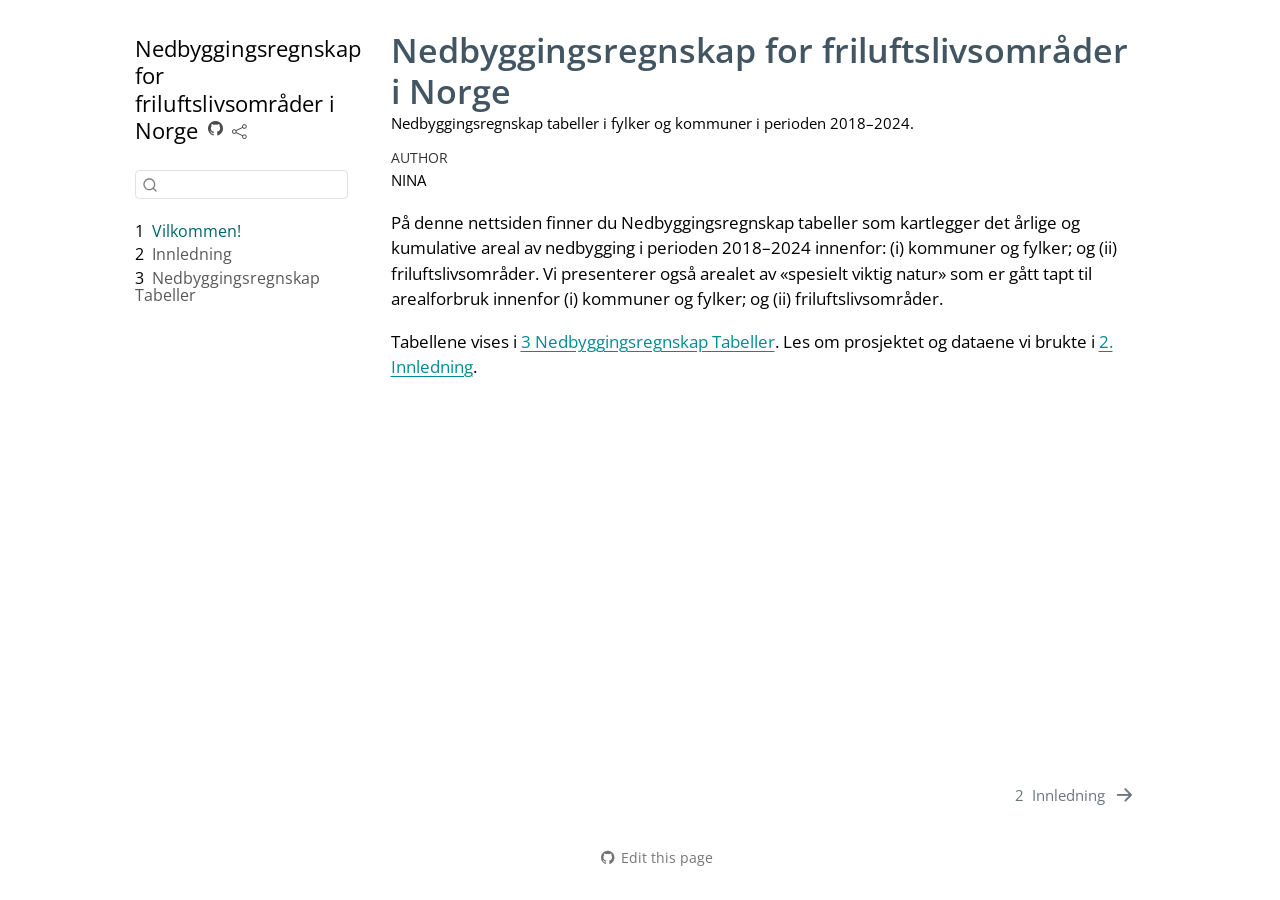
<file: index.html>
<!DOCTYPE html>
<html xmlns="http://www.w3.org/1999/xhtml" lang="en" xml:lang="en"><head>

<meta charset="utf-8">
<meta name="generator" content="quarto-1.9.38">

<meta name="viewport" content="width=device-width, initial-scale=1.0, user-scalable=yes">

<meta name="author" content="NINA">
<meta name="description" content="Nedbyggingsregnskap tabeller i fylker og kommuner i perioden 2018–2024.">

<title>Nedbyggingsregnskap for friluftslivsområder i Norge</title>
<style>
/* Default styles provided by pandoc.
** See https://pandoc.org/MANUAL.html#variables-for-html for config info.
*/
code{white-space: pre-wrap;}
span.smallcaps{font-variant: small-caps;}
div.columns{display: flex; gap: min(4vw, 1.5em);}
div.column{flex: auto; overflow-x: auto;}
div.hanging-indent{margin-left: 1.5em; text-indent: -1.5em;}
ul.task-list{list-style: none;}
ul.task-list li input[type="checkbox"] {
  width: 0.8em;
  margin: 0 0.8em 0.2em -1em; /* quarto-specific, see https://github.com/quarto-dev/quarto-cli/issues/4556 */ 
  vertical-align: middle;
}
</style>


<script src="site_libs/quarto-nav/quarto-nav.js"></script>
<script src="site_libs/quarto-nav/headroom.min.js"></script>
<script src="site_libs/clipboard/clipboard.min.js"></script>
<script src="site_libs/quarto-search/autocomplete.umd.js"></script>
<script src="site_libs/quarto-search/fuse.min.js"></script>
<script src="site_libs/quarto-search/quarto-search.js"></script>
<meta name="quarto:offset" content="./">
<link href="./innledning.html" rel="next">
<script src="site_libs/quarto-html/quarto.js" type="module"></script>
<script src="site_libs/quarto-html/tabsets/tabsets.js" type="module"></script>
<script src="site_libs/quarto-html/popper.min.js"></script>
<script src="site_libs/quarto-html/tippy.umd.min.js"></script>
<script src="site_libs/quarto-html/anchor.min.js"></script>
<link href="site_libs/quarto-html/tippy.css" rel="stylesheet">
<link href="site_libs/quarto-html/quarto-syntax-highlighting-15634bcf2e68342d4ad2dfa704d543f6.css" rel="stylesheet" id="quarto-text-highlighting-styles">
<script src="site_libs/bootstrap/bootstrap.min.js"></script>
<link href="site_libs/bootstrap/bootstrap-icons.css" rel="stylesheet">
<link href="site_libs/bootstrap/bootstrap-9891762aa3ce17119b7752fea70e99c8.min.css" rel="stylesheet" append-hash="true" id="quarto-bootstrap" data-mode="light">
<script id="quarto-search-options" type="application/json">{
  "location": "sidebar",
  "copy-button": false,
  "collapse-after": 3,
  "panel-placement": "start",
  "type": "textbox",
  "limit": 50,
  "keyboard-shortcut": [
    "f",
    "/",
    "s"
  ],
  "show-item-context": false,
  "language": {
    "search-no-results-text": "No results",
    "search-matching-documents-text": "matching documents",
    "search-copy-link-title": "Copy link to search",
    "search-hide-matches-text": "Hide additional matches",
    "search-more-match-text": "more match in this document",
    "search-more-matches-text": "more matches in this document",
    "search-clear-button-title": "Clear",
    "search-text-placeholder": "",
    "search-detached-cancel-button-title": "Cancel",
    "search-submit-button-title": "Submit",
    "search-label": "Search"
  }
}</script>


</head>

<body class="nav-sidebar floating fullcontent quarto-light">

<div id="quarto-search-results"></div>
  <header id="quarto-header" class="headroom fixed-top">
  <nav class="quarto-secondary-nav">
    <div class="container-fluid d-flex">
      <button type="button" class="quarto-btn-toggle btn" data-bs-toggle="collapse" role="button" data-bs-target=".quarto-sidebar-collapse-item" aria-controls="quarto-sidebar" aria-expanded="false" aria-label="Toggle sidebar navigation" onclick="if (window.quartoToggleHeadroom) { window.quartoToggleHeadroom(); }">
        <i class="bi bi-layout-text-sidebar-reverse"></i>
      </button>
        <nav class="quarto-page-breadcrumbs" aria-label="breadcrumb"><ol class="breadcrumb"><li class="breadcrumb-item"><a href="./index.html"><span class="chapter-number">1</span>&nbsp; <span class="chapter-title">Vilkommen!</span></a></li></ol></nav>
        <a class="flex-grow-1" role="navigation" data-bs-toggle="collapse" data-bs-target=".quarto-sidebar-collapse-item" aria-controls="quarto-sidebar" aria-expanded="false" aria-label="Toggle sidebar navigation" onclick="if (window.quartoToggleHeadroom) { window.quartoToggleHeadroom(); }">      
        </a>
      <button type="button" class="btn quarto-search-button" aria-label="Search" onclick="window.quartoOpenSearch();">
        <i class="bi bi-search"></i>
      </button>
    </div>
  </nav>
</header>
<!-- content -->
<div id="quarto-content" class="quarto-container page-columns page-rows-contents page-layout-article">
<!-- sidebar -->
  <nav id="quarto-sidebar" class="sidebar collapse collapse-horizontal quarto-sidebar-collapse-item sidebar-navigation floating overflow-auto">
    <div class="pt-lg-2 mt-2 text-left sidebar-header">
    <div class="sidebar-title mb-0 py-0">
      <a href="./">Nedbyggingsregnskap for friluftslivsområder i Norge</a> 
        <div class="sidebar-tools-main">
    <a href="https://github.com/NINAnor/recereation_encroachment_accounts" title="Source Code" class="quarto-navigation-tool px-1" aria-label="Source Code"><i class="bi bi-github"></i></a>
    <div class="dropdown">
      <a href="" title="Share" id="quarto-navigation-tool-dropdown-0" class="quarto-navigation-tool dropdown-toggle px-1" data-bs-toggle="dropdown" aria-expanded="false" role="link" aria-label="Share"><i class="bi bi-share"></i></a>
      <ul class="dropdown-menu" aria-labelledby="quarto-navigation-tool-dropdown-0">
          <li>
            <a class="dropdown-item sidebar-tools-main-item" href="https://twitter.com/intent/tweet?url=|url|">
              <i class="bi bi-twitter pe-1"></i>
            Twitter
            </a>
          </li>
          <li>
            <a class="dropdown-item sidebar-tools-main-item" href="https://www.facebook.com/sharer/sharer.php?u=|url|">
              <i class="bi bi-facebook pe-1"></i>
            Facebook
            </a>
          </li>
          <li>
            <a class="dropdown-item sidebar-tools-main-item" href="https://www.linkedin.com/sharing/share-offsite/?url=|url|">
              <i class="bi bi-linkedin pe-1"></i>
            LinkedIn
            </a>
          </li>
      </ul>
    </div>
</div>
    </div>
      </div>
        <div class="mt-2 flex-shrink-0 align-items-center">
        <div class="sidebar-search">
        <div id="quarto-search" class="" title="Search"></div>
        </div>
        </div>
    <div class="sidebar-menu-container"> 
    <ul class="list-unstyled mt-1">
        <li class="sidebar-item">
  <div class="sidebar-item-container"> 
  <a href="./index.html" class="sidebar-item-text sidebar-link active">
 <span class="menu-text"><span class="chapter-number">1</span>&nbsp; <span class="chapter-title">Vilkommen!</span></span></a>
  </div>
</li>
        <li class="sidebar-item">
  <div class="sidebar-item-container"> 
  <a href="./innledning.html" class="sidebar-item-text sidebar-link">
 <span class="menu-text"><span class="chapter-number">2</span>&nbsp; <span class="chapter-title">Innledning</span></span></a>
  </div>
</li>
        <li class="sidebar-item">
  <div class="sidebar-item-container"> 
  <a href="./src/code/accounting-tables_display.html" class="sidebar-item-text sidebar-link">
 <span class="menu-text"><span class="chapter-number">3</span>&nbsp; <span class="chapter-title">Nedbyggingsregnskap Tabeller</span></span></a>
  </div>
</li>
    </ul>
    </div>
</nav>
<div id="quarto-sidebar-glass" class="quarto-sidebar-collapse-item" data-bs-toggle="collapse" data-bs-target=".quarto-sidebar-collapse-item"></div>
<!-- margin-sidebar -->
    
<!-- main -->
<main class="content" id="quarto-document-content">

<header id="title-block-header" class="quarto-title-block default">
<div class="quarto-title">
<h1 class="title">Nedbyggingsregnskap for friluftslivsområder i Norge</h1>
</div>

<div>
  <div class="description">
    <p>Nedbyggingsregnskap tabeller i fylker og kommuner i perioden 2018–2024.</p>
  </div>
</div>


<div class="quarto-title-meta">

    <div>
    <div class="quarto-title-meta-heading">Author</div>
    <div class="quarto-title-meta-contents">
             <p>NINA </p>
          </div>
  </div>
    
  
    
  </div>
  


</header>


<p>På denne nettsiden finner du Nedbyggingsregnskap tabeller som kartlegger det årlige og kumulative areal av nedbygging i perioden 2018–2024 innenfor: (i) kommuner og fylker; og (ii) friluftslivsområder. Vi presenterer også arealet av «spesielt viktig natur» som er gått tapt til arealforbruk innenfor (i) kommuner og fylker; og (ii) friluftslivsområder.</p>
<p>Tabellene vises i <a href="./src/code/accounting-tables_display.html">3 Nedbyggingsregnskap Tabeller</a>. Les om prosjektet og dataene vi brukte i <a href="./innledning.html">2. Innledning</a>.</p>



</main> <!-- /main -->
<script id="quarto-html-after-body" type="application/javascript">
  window.document.addEventListener("DOMContentLoaded", function (event) {
    const icon = "";
    const anchorJS = new window.AnchorJS();
    anchorJS.options = {
      placement: 'right',
      icon: icon
    };
    anchorJS.add('.anchored');
    const isCodeAnnotation = (el) => {
      for (const clz of el.classList) {
        if (clz.startsWith('code-annotation-')) {                     
          return true;
        }
      }
      return false;
    }
    const onCopySuccess = function(e) {
      // button target
      const button = e.trigger;
      // don't keep focus
      button.blur();
      // flash "checked"
      button.classList.add('code-copy-button-checked');
      var currentTitle = button.getAttribute("title");
      button.setAttribute("title", "Copied!");
      let tooltip;
      if (window.bootstrap) {
        button.setAttribute("data-bs-toggle", "tooltip");
        button.setAttribute("data-bs-placement", "left");
        button.setAttribute("data-bs-title", "Copied!");
        tooltip = new bootstrap.Tooltip(button, 
          { trigger: "manual", 
            customClass: "code-copy-button-tooltip",
            offset: [0, -8]});
        tooltip.show();    
      }
      setTimeout(function() {
        if (tooltip) {
          tooltip.hide();
          button.removeAttribute("data-bs-title");
          button.removeAttribute("data-bs-toggle");
          button.removeAttribute("data-bs-placement");
        }
        button.setAttribute("title", currentTitle);
        button.classList.remove('code-copy-button-checked');
      }, 1000);
      // clear code selection
      e.clearSelection();
    }
    const getTextToCopy = function(trigger) {
      const outerScaffold = trigger.parentElement.cloneNode(true);
      const codeEl = outerScaffold.querySelector('code');
      for (const childEl of codeEl.children) {
        if (isCodeAnnotation(childEl)) {
          childEl.remove();
        }
      }
      return codeEl.innerText;
    }
    const clipboard = new window.ClipboardJS('.code-copy-button:not([data-in-quarto-modal])', {
      text: getTextToCopy
    });
    clipboard.on('success', onCopySuccess);
    if (window.document.getElementById('quarto-embedded-source-code-modal')) {
      const clipboardModal = new window.ClipboardJS('.code-copy-button[data-in-quarto-modal]', {
        text: getTextToCopy,
        container: window.document.getElementById('quarto-embedded-source-code-modal')
      });
      clipboardModal.on('success', onCopySuccess);
    }
      var localhostRegex = new RegExp(/^(?:http|https):\/\/localhost\:?[0-9]*\//);
      var mailtoRegex = new RegExp(/^mailto:/);
        var filterRegex = new RegExp('/' + window.location.host + '/');
      var isInternal = (href) => {
          return filterRegex.test(href) || localhostRegex.test(href) || mailtoRegex.test(href);
      }
      // Inspect non-navigation links and adorn them if external
     var links = window.document.querySelectorAll('a[href]:not(.nav-link):not(.navbar-brand):not(.toc-action):not(.sidebar-link):not(.sidebar-item-toggle):not(.pagination-link):not(.no-external):not([aria-hidden]):not(.dropdown-item):not(.quarto-navigation-tool):not(.about-link)');
      for (var i=0; i<links.length; i++) {
        const link = links[i];
        if (!isInternal(link.href)) {
          // undo the damage that might have been done by quarto-nav.js in the case of
          // links that we want to consider external
          if (link.dataset.originalHref !== undefined) {
            link.href = link.dataset.originalHref;
          }
        }
      }
    function tippyHover(el, contentFn, onTriggerFn, onUntriggerFn) {
      const config = {
        allowHTML: true,
        maxWidth: 500,
        delay: 100,
        arrow: false,
        appendTo: function(el) {
            return el.parentElement;
        },
        interactive: true,
        interactiveBorder: 10,
        theme: 'quarto',
        placement: 'bottom-start',
      };
      if (contentFn) {
        config.content = contentFn;
      }
      if (onTriggerFn) {
        config.onTrigger = onTriggerFn;
      }
      if (onUntriggerFn) {
        config.onUntrigger = onUntriggerFn;
      }
      window.tippy(el, config); 
    }
    const noterefs = window.document.querySelectorAll('a[role="doc-noteref"]');
    for (var i=0; i<noterefs.length; i++) {
      const ref = noterefs[i];
      tippyHover(ref, function() {
        // use id or data attribute instead here
        let href = ref.getAttribute('data-footnote-href') || ref.getAttribute('href');
        try { href = new URL(href).hash; } catch {}
        const id = href.replace(/^#\/?/, "");
        const note = window.document.getElementById(id);
        if (note) {
          return note.innerHTML;
        } else {
          return "";
        }
      });
    }
    const xrefs = window.document.querySelectorAll('a.quarto-xref');
    const processXRef = (id, note) => {
      // Strip column container classes
      const stripColumnClz = (el) => {
        el.classList.remove("page-full", "page-columns");
        if (el.children) {
          for (const child of el.children) {
            stripColumnClz(child);
          }
        }
      }
      stripColumnClz(note)
      if (id === null || id.startsWith('sec-')) {
        // Special case sections, only their first couple elements
        const container = document.createElement("div");
        if (note.children && note.children.length > 2) {
          container.appendChild(note.children[0].cloneNode(true));
          for (let i = 1; i < note.children.length; i++) {
            const child = note.children[i];
            if (child.tagName === "P" && child.innerText === "") {
              continue;
            } else {
              container.appendChild(child.cloneNode(true));
              break;
            }
          }
          if (window.Quarto?.typesetMath) {
            window.Quarto.typesetMath(container);
          }
          return container.innerHTML
        } else {
          if (window.Quarto?.typesetMath) {
            window.Quarto.typesetMath(note);
          }
          return note.innerHTML;
        }
      } else {
        // Remove any anchor links if they are present
        const anchorLink = note.querySelector('a.anchorjs-link');
        if (anchorLink) {
          anchorLink.remove();
        }
        if (window.Quarto?.typesetMath) {
          window.Quarto.typesetMath(note);
        }
        if (note.classList.contains("callout")) {
          return note.outerHTML;
        } else {
          return note.innerHTML;
        }
      }
    }
    for (var i=0; i<xrefs.length; i++) {
      const xref = xrefs[i];
      tippyHover(xref, undefined, function(instance) {
        instance.disable();
        let url = xref.getAttribute('href');
        let hash = undefined; 
        if (url.startsWith('#')) {
          hash = url;
        } else {
          try { hash = new URL(url).hash; } catch {}
        }
        if (hash) {
          const id = hash.replace(/^#\/?/, "");
          const note = window.document.getElementById(id);
          if (note !== null) {
            try {
              const html = processXRef(id, note.cloneNode(true));
              instance.setContent(html);
            } finally {
              instance.enable();
              instance.show();
            }
          } else {
            // See if we can fetch this
            fetch(url.split('#')[0])
            .then(res => res.text())
            .then(html => {
              const parser = new DOMParser();
              const htmlDoc = parser.parseFromString(html, "text/html");
              const note = htmlDoc.getElementById(id);
              if (note !== null) {
                const html = processXRef(id, note);
                instance.setContent(html);
              } 
            }).finally(() => {
              instance.enable();
              instance.show();
            });
          }
        } else {
          // See if we can fetch a full url (with no hash to target)
          // This is a special case and we should probably do some content thinning / targeting
          fetch(url)
          .then(res => res.text())
          .then(html => {
            const parser = new DOMParser();
            const htmlDoc = parser.parseFromString(html, "text/html");
            const note = htmlDoc.querySelector('main.content');
            if (note !== null) {
              // This should only happen for chapter cross references
              // (since there is no id in the URL)
              // remove the first header
              if (note.children.length > 0 && note.children[0].tagName === "HEADER") {
                note.children[0].remove();
              }
              const html = processXRef(null, note);
              instance.setContent(html);
            } 
          }).finally(() => {
            instance.enable();
            instance.show();
          });
        }
      }, function(instance) {
      });
    }
        let selectedAnnoteEl;
        const selectorForAnnotation = ( cell, annotation) => {
          let cellAttr = 'data-code-cell="' + cell + '"';
          let lineAttr = 'data-code-annotation="' +  annotation + '"';
          const selector = 'span[' + cellAttr + '][' + lineAttr + ']';
          return selector;
        }
        const selectCodeLines = (annoteEl) => {
          const doc = window.document;
          const targetCell = annoteEl.getAttribute("data-target-cell");
          const targetAnnotation = annoteEl.getAttribute("data-target-annotation");
          const annoteSpan = window.document.querySelector(selectorForAnnotation(targetCell, targetAnnotation));
          const lines = annoteSpan.getAttribute("data-code-lines").split(",");
          const lineIds = lines.map((line) => {
            return targetCell + "-" + line;
          })
          let top = null;
          let height = null;
          let parent = null;
          if (lineIds.length > 0) {
              //compute the position of the single el (top and bottom and make a div)
              const el = window.document.getElementById(lineIds[0]);
              top = el.offsetTop;
              height = el.offsetHeight;
              parent = el.parentElement.parentElement;
            if (lineIds.length > 1) {
              const lastEl = window.document.getElementById(lineIds[lineIds.length - 1]);
              const bottom = lastEl.offsetTop + lastEl.offsetHeight;
              height = bottom - top;
            }
            if (top !== null && height !== null && parent !== null) {
              // cook up a div (if necessary) and position it 
              let div = window.document.getElementById("code-annotation-line-highlight");
              if (div === null) {
                div = window.document.createElement("div");
                div.setAttribute("id", "code-annotation-line-highlight");
                div.style.position = 'absolute';
                parent.appendChild(div);
              }
              div.style.top = top - 2 + "px";
              div.style.height = height + 4 + "px";
              div.style.left = 0;
              let gutterDiv = window.document.getElementById("code-annotation-line-highlight-gutter");
              if (gutterDiv === null) {
                gutterDiv = window.document.createElement("div");
                gutterDiv.setAttribute("id", "code-annotation-line-highlight-gutter");
                gutterDiv.style.position = 'absolute';
                const codeCell = window.document.getElementById(targetCell);
                const gutter = codeCell.querySelector('.code-annotation-gutter');
                gutter.appendChild(gutterDiv);
              }
              gutterDiv.style.top = top - 2 + "px";
              gutterDiv.style.height = height + 4 + "px";
            }
            selectedAnnoteEl = annoteEl;
          }
        };
        const unselectCodeLines = () => {
          const elementsIds = ["code-annotation-line-highlight", "code-annotation-line-highlight-gutter"];
          elementsIds.forEach((elId) => {
            const div = window.document.getElementById(elId);
            if (div) {
              div.remove();
            }
          });
          selectedAnnoteEl = undefined;
        };
          // Handle positioning of the toggle
      window.addEventListener(
        "resize",
        throttle(() => {
          elRect = undefined;
          if (selectedAnnoteEl) {
            selectCodeLines(selectedAnnoteEl);
          }
        }, 10)
      );
      function throttle(fn, ms) {
      let throttle = false;
      let timer;
        return (...args) => {
          if(!throttle) { // first call gets through
              fn.apply(this, args);
              throttle = true;
          } else { // all the others get throttled
              if(timer) clearTimeout(timer); // cancel #2
              timer = setTimeout(() => {
                fn.apply(this, args);
                timer = throttle = false;
              }, ms);
          }
        };
      }
        // Attach click handler to the DT
        const annoteDls = window.document.querySelectorAll('dt[data-target-cell]');
        for (const annoteDlNode of annoteDls) {
          annoteDlNode.addEventListener('click', (event) => {
            const clickedEl = event.target;
            if (clickedEl !== selectedAnnoteEl) {
              unselectCodeLines();
              const activeEl = window.document.querySelector('dt[data-target-cell].code-annotation-active');
              if (activeEl) {
                activeEl.classList.remove('code-annotation-active');
              }
              selectCodeLines(clickedEl);
              clickedEl.classList.add('code-annotation-active');
            } else {
              // Unselect the line
              unselectCodeLines();
              clickedEl.classList.remove('code-annotation-active');
            }
          });
        }
    const findCites = (el) => {
      const parentEl = el.parentElement;
      if (parentEl) {
        const cites = parentEl.dataset.cites;
        if (cites) {
          return {
            el,
            cites: cites.split(' ')
          };
        } else {
          return findCites(el.parentElement)
        }
      } else {
        return undefined;
      }
    };
    var bibliorefs = window.document.querySelectorAll('a[role="doc-biblioref"]');
    for (var i=0; i<bibliorefs.length; i++) {
      const ref = bibliorefs[i];
      const citeInfo = findCites(ref);
      if (citeInfo) {
        tippyHover(citeInfo.el, function() {
          var popup = window.document.createElement('div');
          citeInfo.cites.forEach(function(cite) {
            var citeDiv = window.document.createElement('div');
            citeDiv.classList.add('hanging-indent');
            citeDiv.classList.add('csl-entry');
            var biblioDiv = window.document.getElementById('ref-' + cite);
            if (biblioDiv) {
              citeDiv.innerHTML = biblioDiv.innerHTML;
            }
            popup.appendChild(citeDiv);
          });
          return popup.innerHTML;
        });
      }
    }
  });
  </script>
<nav class="page-navigation">
  <div class="nav-page nav-page-previous">
  </div>
  <div class="nav-page nav-page-next">
      <a href="./innledning.html" class="pagination-link" aria-label="Innledning">
        <span class="nav-page-text"><span class="chapter-number">2</span>&nbsp; <span class="chapter-title">Innledning</span></span> <i class="bi bi-arrow-right-short"></i>
      </a>
  </div>
</nav>
</div> <!-- /content -->




<footer class="footer"><div class="nav-footer"><div class="nav-footer-center"><div class="toc-actions"><ul><li><a href="https://github.com/NINAnor/recereation_encroachment_accounts/edit/main/index.qmd" class="toc-action"><i class="bi bi-github"></i>Edit this page</a></li></ul></div></div></div></footer></body></html>
</file>
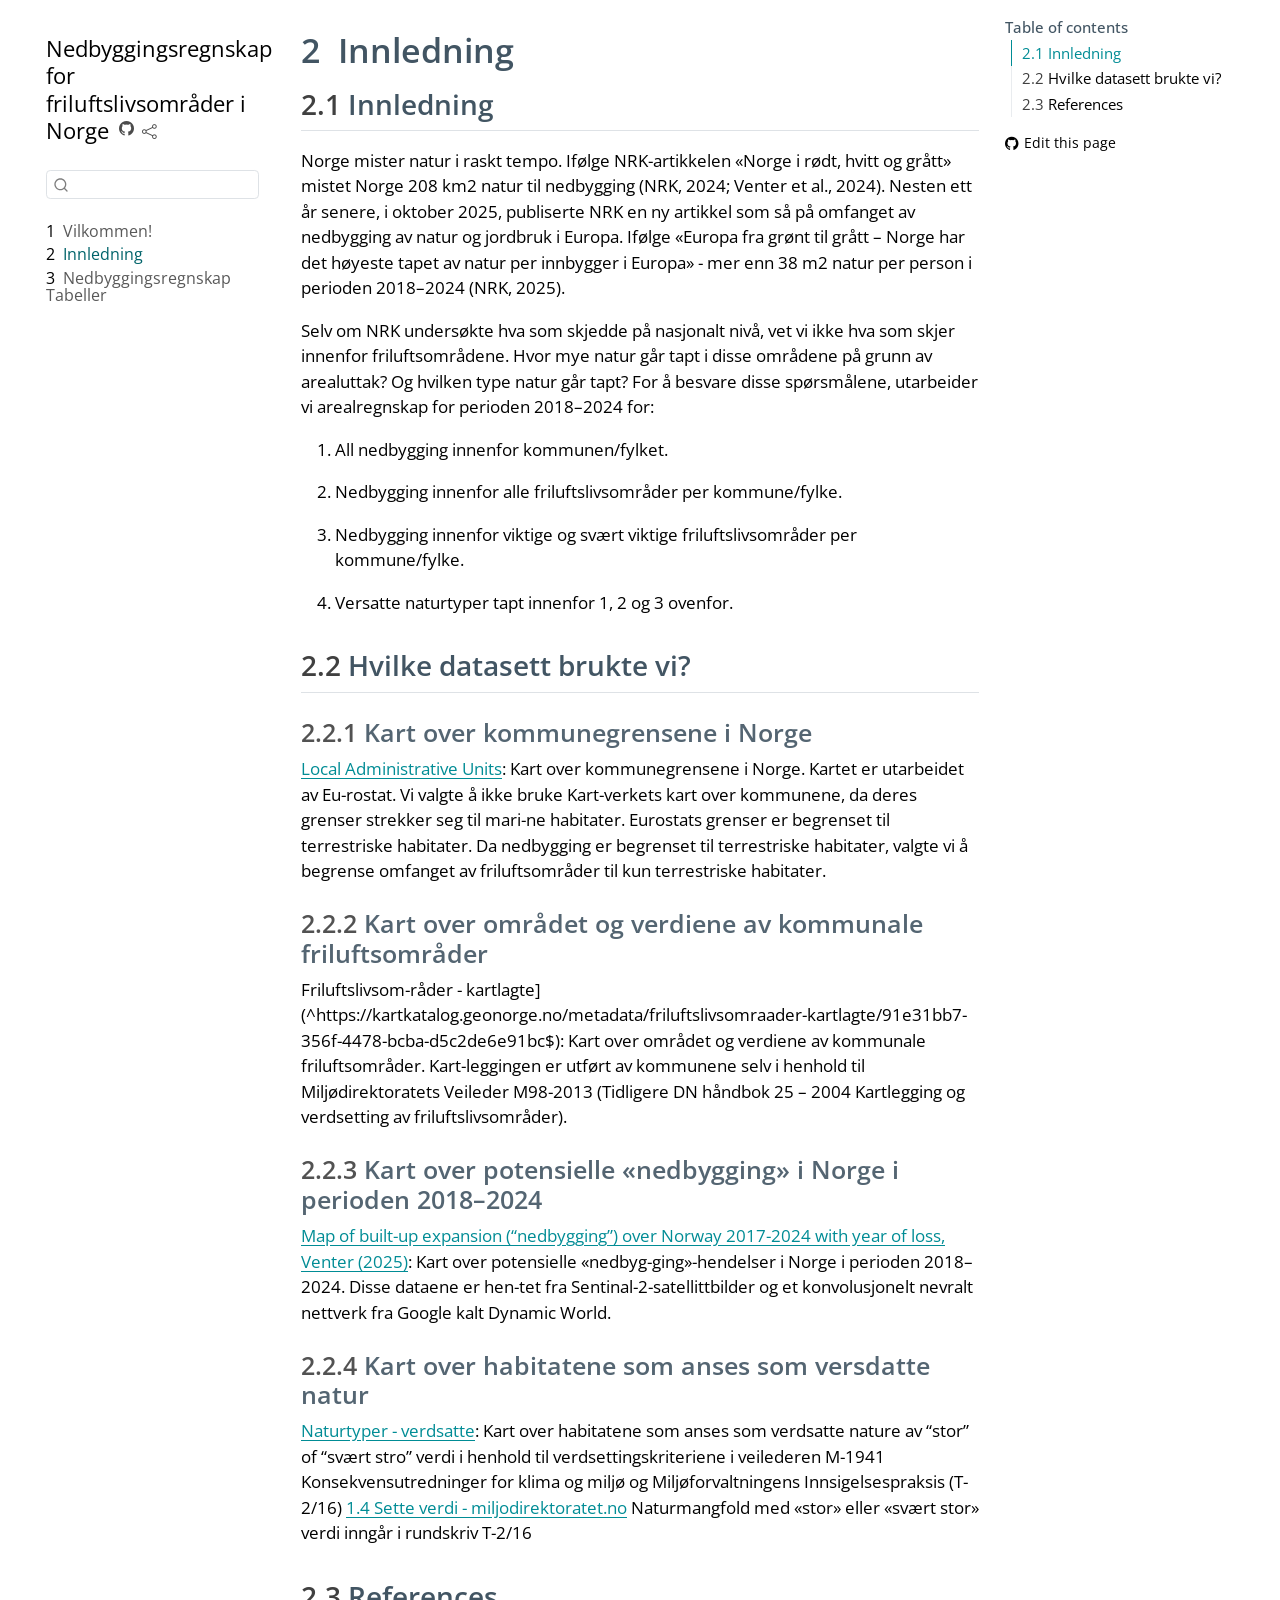
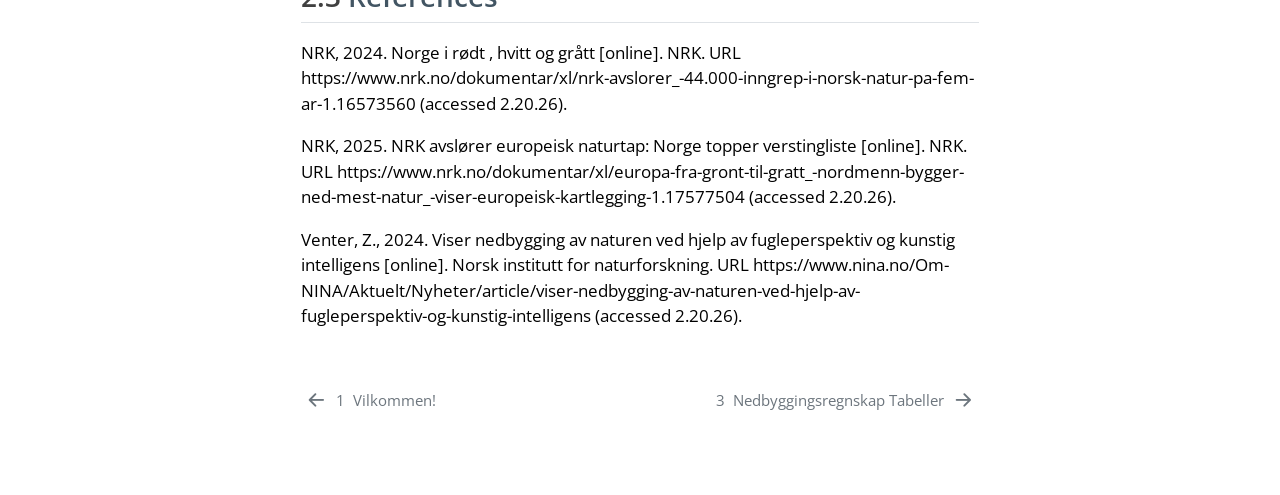
<file: innledning.html>
<!DOCTYPE html>
<html xmlns="http://www.w3.org/1999/xhtml" lang="en" xml:lang="en"><head>

<meta charset="utf-8">
<meta name="generator" content="quarto-1.9.38">

<meta name="viewport" content="width=device-width, initial-scale=1.0, user-scalable=yes">

<meta name="description" content="Nedbyggingsregnskap tabeller i fylker og kommuner i perioden 2018–2024.">

<title>2&nbsp; Innledning – Nedbyggingsregnskap for friluftslivsområder i Norge </title>
<style>
/* Default styles provided by pandoc.
** See https://pandoc.org/MANUAL.html#variables-for-html for config info.
*/
code{white-space: pre-wrap;}
span.smallcaps{font-variant: small-caps;}
div.columns{display: flex; gap: min(4vw, 1.5em);}
div.column{flex: auto; overflow-x: auto;}
div.hanging-indent{margin-left: 1.5em; text-indent: -1.5em;}
ul.task-list{list-style: none;}
ul.task-list li input[type="checkbox"] {
  width: 0.8em;
  margin: 0 0.8em 0.2em -1em; /* quarto-specific, see https://github.com/quarto-dev/quarto-cli/issues/4556 */ 
  vertical-align: middle;
}
</style>


<script src="site_libs/quarto-nav/quarto-nav.js"></script>
<script src="site_libs/quarto-nav/headroom.min.js"></script>
<script src="site_libs/clipboard/clipboard.min.js"></script>
<script src="site_libs/quarto-search/autocomplete.umd.js"></script>
<script src="site_libs/quarto-search/fuse.min.js"></script>
<script src="site_libs/quarto-search/quarto-search.js"></script>
<meta name="quarto:offset" content="./">
<link href="./src/code/accounting-tables_display.html" rel="next">
<link href="./index.html" rel="prev">
<script src="site_libs/quarto-html/quarto.js" type="module"></script>
<script src="site_libs/quarto-html/tabsets/tabsets.js" type="module"></script>
<script src="site_libs/quarto-html/popper.min.js"></script>
<script src="site_libs/quarto-html/tippy.umd.min.js"></script>
<script src="site_libs/quarto-html/anchor.min.js"></script>
<link href="site_libs/quarto-html/tippy.css" rel="stylesheet">
<link href="site_libs/quarto-html/quarto-syntax-highlighting-15634bcf2e68342d4ad2dfa704d543f6.css" rel="stylesheet" id="quarto-text-highlighting-styles">
<script src="site_libs/bootstrap/bootstrap.min.js"></script>
<link href="site_libs/bootstrap/bootstrap-icons.css" rel="stylesheet">
<link href="site_libs/bootstrap/bootstrap-9891762aa3ce17119b7752fea70e99c8.min.css" rel="stylesheet" append-hash="true" id="quarto-bootstrap" data-mode="light">
<script id="quarto-search-options" type="application/json">{
  "location": "sidebar",
  "copy-button": false,
  "collapse-after": 3,
  "panel-placement": "start",
  "type": "textbox",
  "limit": 50,
  "keyboard-shortcut": [
    "f",
    "/",
    "s"
  ],
  "show-item-context": false,
  "language": {
    "search-no-results-text": "No results",
    "search-matching-documents-text": "matching documents",
    "search-copy-link-title": "Copy link to search",
    "search-hide-matches-text": "Hide additional matches",
    "search-more-match-text": "more match in this document",
    "search-more-matches-text": "more matches in this document",
    "search-clear-button-title": "Clear",
    "search-text-placeholder": "",
    "search-detached-cancel-button-title": "Cancel",
    "search-submit-button-title": "Submit",
    "search-label": "Search"
  }
}</script>


</head>

<body class="nav-sidebar floating quarto-light">

<div id="quarto-search-results"></div>
  <header id="quarto-header" class="headroom fixed-top">
  <nav class="quarto-secondary-nav">
    <div class="container-fluid d-flex">
      <button type="button" class="quarto-btn-toggle btn" data-bs-toggle="collapse" role="button" data-bs-target=".quarto-sidebar-collapse-item" aria-controls="quarto-sidebar" aria-expanded="false" aria-label="Toggle sidebar navigation" onclick="if (window.quartoToggleHeadroom) { window.quartoToggleHeadroom(); }">
        <i class="bi bi-layout-text-sidebar-reverse"></i>
      </button>
        <nav class="quarto-page-breadcrumbs" aria-label="breadcrumb"><ol class="breadcrumb"><li class="breadcrumb-item"><a href="./innledning.html"><span class="chapter-number">2</span>&nbsp; <span class="chapter-title">Innledning</span></a></li></ol></nav>
        <a class="flex-grow-1" role="navigation" data-bs-toggle="collapse" data-bs-target=".quarto-sidebar-collapse-item" aria-controls="quarto-sidebar" aria-expanded="false" aria-label="Toggle sidebar navigation" onclick="if (window.quartoToggleHeadroom) { window.quartoToggleHeadroom(); }">      
        </a>
      <button type="button" class="btn quarto-search-button" aria-label="Search" onclick="window.quartoOpenSearch();">
        <i class="bi bi-search"></i>
      </button>
    </div>
  </nav>
</header>
<!-- content -->
<div id="quarto-content" class="quarto-container page-columns page-rows-contents page-layout-article">
<!-- sidebar -->
  <nav id="quarto-sidebar" class="sidebar collapse collapse-horizontal quarto-sidebar-collapse-item sidebar-navigation floating overflow-auto">
    <div class="pt-lg-2 mt-2 text-left sidebar-header">
    <div class="sidebar-title mb-0 py-0">
      <a href="./">Nedbyggingsregnskap for friluftslivsområder i Norge</a> 
        <div class="sidebar-tools-main">
    <a href="https://github.com/NINAnor/recereation_encroachment_accounts" title="Source Code" class="quarto-navigation-tool px-1" aria-label="Source Code"><i class="bi bi-github"></i></a>
    <div class="dropdown">
      <a href="" title="Share" id="quarto-navigation-tool-dropdown-0" class="quarto-navigation-tool dropdown-toggle px-1" data-bs-toggle="dropdown" aria-expanded="false" role="link" aria-label="Share"><i class="bi bi-share"></i></a>
      <ul class="dropdown-menu" aria-labelledby="quarto-navigation-tool-dropdown-0">
          <li>
            <a class="dropdown-item sidebar-tools-main-item" href="https://twitter.com/intent/tweet?url=|url|">
              <i class="bi bi-twitter pe-1"></i>
            Twitter
            </a>
          </li>
          <li>
            <a class="dropdown-item sidebar-tools-main-item" href="https://www.facebook.com/sharer/sharer.php?u=|url|">
              <i class="bi bi-facebook pe-1"></i>
            Facebook
            </a>
          </li>
          <li>
            <a class="dropdown-item sidebar-tools-main-item" href="https://www.linkedin.com/sharing/share-offsite/?url=|url|">
              <i class="bi bi-linkedin pe-1"></i>
            LinkedIn
            </a>
          </li>
      </ul>
    </div>
</div>
    </div>
      </div>
        <div class="mt-2 flex-shrink-0 align-items-center">
        <div class="sidebar-search">
        <div id="quarto-search" class="" title="Search"></div>
        </div>
        </div>
    <div class="sidebar-menu-container"> 
    <ul class="list-unstyled mt-1">
        <li class="sidebar-item">
  <div class="sidebar-item-container"> 
  <a href="./index.html" class="sidebar-item-text sidebar-link">
 <span class="menu-text"><span class="chapter-number">1</span>&nbsp; <span class="chapter-title">Vilkommen!</span></span></a>
  </div>
</li>
        <li class="sidebar-item">
  <div class="sidebar-item-container"> 
  <a href="./innledning.html" class="sidebar-item-text sidebar-link active">
 <span class="menu-text"><span class="chapter-number">2</span>&nbsp; <span class="chapter-title">Innledning</span></span></a>
  </div>
</li>
        <li class="sidebar-item">
  <div class="sidebar-item-container"> 
  <a href="./src/code/accounting-tables_display.html" class="sidebar-item-text sidebar-link">
 <span class="menu-text"><span class="chapter-number">3</span>&nbsp; <span class="chapter-title">Nedbyggingsregnskap Tabeller</span></span></a>
  </div>
</li>
    </ul>
    </div>
</nav>
<div id="quarto-sidebar-glass" class="quarto-sidebar-collapse-item" data-bs-toggle="collapse" data-bs-target=".quarto-sidebar-collapse-item"></div>
<!-- margin-sidebar -->
    <div id="quarto-margin-sidebar" class="sidebar margin-sidebar">
        <nav id="TOC" role="doc-toc" class="toc-active">
    <h2 id="toc-title">Table of contents</h2>
   
  <ul>
  <li><a href="#innledning" id="toc-innledning" class="nav-link active" data-scroll-target="#innledning"><span class="header-section-number">2.1</span> Innledning</a></li>
  <li><a href="#hvilke-datasett-brukte-vi" id="toc-hvilke-datasett-brukte-vi" class="nav-link" data-scroll-target="#hvilke-datasett-brukte-vi"><span class="header-section-number">2.2</span> Hvilke datasett brukte vi?</a>
  <ul class="collapse">
  <li><a href="#kart-over-kommunegrensene-i-norge" id="toc-kart-over-kommunegrensene-i-norge" class="nav-link" data-scroll-target="#kart-over-kommunegrensene-i-norge"><span class="header-section-number">2.2.1</span> Kart over kommunegrensene i Norge</a></li>
  <li><a href="#kart-over-området-og-verdiene-av-kommunale-friluftsområder" id="toc-kart-over-området-og-verdiene-av-kommunale-friluftsområder" class="nav-link" data-scroll-target="#kart-over-området-og-verdiene-av-kommunale-friluftsområder"><span class="header-section-number">2.2.2</span> Kart over området og verdiene av kommunale friluftsområder</a></li>
  <li><a href="#kart-over-potensielle-nedbygging-i-norge-i-perioden-20182024" id="toc-kart-over-potensielle-nedbygging-i-norge-i-perioden-20182024" class="nav-link" data-scroll-target="#kart-over-potensielle-nedbygging-i-norge-i-perioden-20182024"><span class="header-section-number">2.2.3</span> Kart over potensielle «nedbygging» i Norge i perioden 2018–2024</a></li>
  <li><a href="#kart-over-habitatene-som-anses-som-versdatte-natur" id="toc-kart-over-habitatene-som-anses-som-versdatte-natur" class="nav-link" data-scroll-target="#kart-over-habitatene-som-anses-som-versdatte-natur"><span class="header-section-number">2.2.4</span> Kart over habitatene som anses som versdatte natur</a></li>
  </ul></li>
  <li><a href="#references" id="toc-references" class="nav-link" data-scroll-target="#references"><span class="header-section-number">2.3</span> References</a></li>
  </ul>
<div class="toc-actions"><ul><li><a href="https://github.com/NINAnor/recereation_encroachment_accounts/edit/main/innledning.qmd" class="toc-action"><i class="bi bi-github"></i>Edit this page</a></li></ul></div></nav>
    </div>
<!-- main -->
<main class="content" id="quarto-document-content">

<header id="title-block-header" class="quarto-title-block default">
<div class="quarto-title">
<h1 class="title"><span class="chapter-number">2</span>&nbsp; <span class="chapter-title">Innledning</span></h1>
</div>



<div class="quarto-title-meta">

    
  
    
  </div>
  


</header>


<section id="innledning" class="level2" data-number="2.1">
<h2 data-number="2.1" class="anchored" data-anchor-id="innledning"><span class="header-section-number">2.1</span> Innledning</h2>
<p>Norge mister natur i raskt tempo. Ifølge NRK-artikkelen «Norge i rødt, hvitt og grått» mistet Norge 208 km2 natur til nedbygging (NRK, 2024; Venter et al., 2024). Nesten ett år senere, i oktober 2025, publiserte NRK en ny artikkel som så på omfanget av nedbygging av natur og jordbruk i Europa. Ifølge «Europa fra grønt til grått – Norge har det høyeste tapet av natur per innbygger i Europa» - mer enn 38 m2 natur per person i perioden 2018–2024 (NRK, 2025).</p>
<p>Selv om NRK undersøkte hva som skjedde på nasjonalt nivå, vet vi ikke hva som skjer innenfor friluftsområdene. Hvor mye natur går tapt i disse områdene på grunn av arealuttak? Og hvilken type natur går tapt? For å besvare disse spørsmålene, utarbeider vi arealregnskap for perioden 2018–2024 for:</p>
<ol type="1">
<li><p>All nedbygging innenfor kommunen/fylket.</p></li>
<li><p>Nedbygging innenfor alle friluftslivsområder per kommune/fylke.</p></li>
<li><p>Nedbygging innenfor viktige og svært viktige friluftslivsområder per kommune/fylke.</p></li>
<li><p>Versatte naturtyper tapt innenfor 1, 2 og 3 ovenfor.</p></li>
</ol>
</section>
<section id="hvilke-datasett-brukte-vi" class="level2" data-number="2.2">
<h2 data-number="2.2" class="anchored" data-anchor-id="hvilke-datasett-brukte-vi"><span class="header-section-number">2.2</span> Hvilke datasett brukte vi?</h2>
<section id="kart-over-kommunegrensene-i-norge" class="level3" data-number="2.2.1">
<h3 data-number="2.2.1" class="anchored" data-anchor-id="kart-over-kommunegrensene-i-norge"><span class="header-section-number">2.2.1</span> Kart over kommunegrensene i Norge</h3>
<p><a href="^https://ec.europa.eu/eurostat/web/gisco/geodata/statistical-units/local-administrative-units$">Local Administrative Units</a>: Kart over kommunegrensene i Norge. Kartet er utarbeidet av Eu-rostat. Vi valgte å ikke bruke Kart-verkets kart over kommunene, da deres grenser strekker seg til mari-ne habitater. Eurostats grenser er begrenset til terrestriske habitater. Da nedbygging er begrenset til terrestriske habitater, valgte vi å begrense omfanget av friluftsområder til kun terrestriske habitater.</p>
</section>
<section id="kart-over-området-og-verdiene-av-kommunale-friluftsområder" class="level3" data-number="2.2.2">
<h3 data-number="2.2.2" class="anchored" data-anchor-id="kart-over-området-og-verdiene-av-kommunale-friluftsområder"><span class="header-section-number">2.2.2</span> Kart over området og verdiene av kommunale friluftsområder</h3>
<p>Friluftslivsom-råder - kartlagte](^https://kartkatalog.geonorge.no/metadata/friluftslivsomraader-kartlagte/91e31bb7-356f-4478-bcba-d5c2de6e91bc$): Kart over området og verdiene av kommunale friluftsområder. Kart-leggingen er utført av kommunene selv i henhold til Miljødirektoratets Veileder M98-2013 (Tidligere DN håndbok 25 – 2004 Kartlegging og verdsetting av friluftslivsområder).</p>
</section>
<section id="kart-over-potensielle-nedbygging-i-norge-i-perioden-20182024" class="level3" data-number="2.2.3">
<h3 data-number="2.2.3" class="anchored" data-anchor-id="kart-over-potensielle-nedbygging-i-norge-i-perioden-20182024"><span class="header-section-number">2.2.3</span> Kart over potensielle «nedbygging» i Norge i perioden 2018–2024</h3>
<p><a href="^https://zenodo.org/records/15130992$">Map of built-up expansion (“nedbygging”) over Norway 2017-2024 with year of loss, Venter (2025)</a>: Kart over potensielle «nedbyg-ging»-hendelser i Norge i perioden 2018–2024. Disse dataene er hen-tet fra Sentinal-2-satellittbilder og et konvolusjonelt nevralt nettverk fra Google kalt Dynamic World.</p>
</section>
<section id="kart-over-habitatene-som-anses-som-versdatte-natur" class="level3" data-number="2.2.4">
<h3 data-number="2.2.4" class="anchored" data-anchor-id="kart-over-habitatene-som-anses-som-versdatte-natur"><span class="header-section-number">2.2.4</span> Kart over habitatene som anses som versdatte natur</h3>
<p><a href="^https://kartkatalog.geonorge.no/metadata/naturtyper-verdsatte/64cbb884-a19d-4356-a114-380cfe4a7314$">Naturtyper - verdsatte</a>: Kart over habitatene som anses som verdsatte nature av “stor” of “svært stro” verdi i henhold til verdsettingskriteriene i veilederen M-1941 Konsekvensutredninger for klima og miljø og Miljøforvaltningens Innsigelsespraksis (T-2/16) <a href="https://www.miljodirektoratet.no/ansvarsomrader/overvaking-arealplanlegging/arealplanlegging/konsekvensutredninger/metode-for-utredning/naturmangfold/1.4-sett-verdi">1.4 Sette verdi - miljodirektoratet.no</a> Naturmangfold med «stor» eller «svært stor» verdi inngår i rundskriv T-2/16</p>
</section>
</section>
<section id="references" class="level2" data-number="2.3">
<h2 data-number="2.3" class="anchored" data-anchor-id="references"><span class="header-section-number">2.3</span> References</h2>
<p>NRK, 2024. Norge i rødt , hvitt og grått [online]. NRK. URL https://www.nrk.no/dokumentar/xl/nrk-avslorer_-44.000-inngrep-i-norsk-natur-pa-fem-ar-1.16573560 (accessed 2.20.26).</p>
<p>NRK, 2025. NRK avslører europeisk naturtap: Norge topper verstingliste [online]. NRK. URL https://www.nrk.no/dokumentar/xl/europa-fra-gront-til-gratt_-nordmenn-bygger-ned-mest-natur_-viser-europeisk-kartlegging-1.17577504 (accessed 2.20.26).</p>
<p>Venter, Z., 2024. Viser nedbygging av naturen ved hjelp av fugleperspektiv og kunstig intelligens [online]. Norsk institutt for naturforskning. URL https://www.nina.no/Om-NINA/Aktuelt/Nyheter/article/viser-nedbygging-av-naturen-ved-hjelp-av-fugleperspektiv-og-kunstig-intelligens (accessed 2.20.26).</p>


</section>

</main> <!-- /main -->
<script id="quarto-html-after-body" type="application/javascript">
  window.document.addEventListener("DOMContentLoaded", function (event) {
    const icon = "";
    const anchorJS = new window.AnchorJS();
    anchorJS.options = {
      placement: 'right',
      icon: icon
    };
    anchorJS.add('.anchored');
    const isCodeAnnotation = (el) => {
      for (const clz of el.classList) {
        if (clz.startsWith('code-annotation-')) {                     
          return true;
        }
      }
      return false;
    }
    const onCopySuccess = function(e) {
      // button target
      const button = e.trigger;
      // don't keep focus
      button.blur();
      // flash "checked"
      button.classList.add('code-copy-button-checked');
      var currentTitle = button.getAttribute("title");
      button.setAttribute("title", "Copied!");
      let tooltip;
      if (window.bootstrap) {
        button.setAttribute("data-bs-toggle", "tooltip");
        button.setAttribute("data-bs-placement", "left");
        button.setAttribute("data-bs-title", "Copied!");
        tooltip = new bootstrap.Tooltip(button, 
          { trigger: "manual", 
            customClass: "code-copy-button-tooltip",
            offset: [0, -8]});
        tooltip.show();    
      }
      setTimeout(function() {
        if (tooltip) {
          tooltip.hide();
          button.removeAttribute("data-bs-title");
          button.removeAttribute("data-bs-toggle");
          button.removeAttribute("data-bs-placement");
        }
        button.setAttribute("title", currentTitle);
        button.classList.remove('code-copy-button-checked');
      }, 1000);
      // clear code selection
      e.clearSelection();
    }
    const getTextToCopy = function(trigger) {
      const outerScaffold = trigger.parentElement.cloneNode(true);
      const codeEl = outerScaffold.querySelector('code');
      for (const childEl of codeEl.children) {
        if (isCodeAnnotation(childEl)) {
          childEl.remove();
        }
      }
      return codeEl.innerText;
    }
    const clipboard = new window.ClipboardJS('.code-copy-button:not([data-in-quarto-modal])', {
      text: getTextToCopy
    });
    clipboard.on('success', onCopySuccess);
    if (window.document.getElementById('quarto-embedded-source-code-modal')) {
      const clipboardModal = new window.ClipboardJS('.code-copy-button[data-in-quarto-modal]', {
        text: getTextToCopy,
        container: window.document.getElementById('quarto-embedded-source-code-modal')
      });
      clipboardModal.on('success', onCopySuccess);
    }
      var localhostRegex = new RegExp(/^(?:http|https):\/\/localhost\:?[0-9]*\//);
      var mailtoRegex = new RegExp(/^mailto:/);
        var filterRegex = new RegExp('/' + window.location.host + '/');
      var isInternal = (href) => {
          return filterRegex.test(href) || localhostRegex.test(href) || mailtoRegex.test(href);
      }
      // Inspect non-navigation links and adorn them if external
     var links = window.document.querySelectorAll('a[href]:not(.nav-link):not(.navbar-brand):not(.toc-action):not(.sidebar-link):not(.sidebar-item-toggle):not(.pagination-link):not(.no-external):not([aria-hidden]):not(.dropdown-item):not(.quarto-navigation-tool):not(.about-link)');
      for (var i=0; i<links.length; i++) {
        const link = links[i];
        if (!isInternal(link.href)) {
          // undo the damage that might have been done by quarto-nav.js in the case of
          // links that we want to consider external
          if (link.dataset.originalHref !== undefined) {
            link.href = link.dataset.originalHref;
          }
        }
      }
    function tippyHover(el, contentFn, onTriggerFn, onUntriggerFn) {
      const config = {
        allowHTML: true,
        maxWidth: 500,
        delay: 100,
        arrow: false,
        appendTo: function(el) {
            return el.parentElement;
        },
        interactive: true,
        interactiveBorder: 10,
        theme: 'quarto',
        placement: 'bottom-start',
      };
      if (contentFn) {
        config.content = contentFn;
      }
      if (onTriggerFn) {
        config.onTrigger = onTriggerFn;
      }
      if (onUntriggerFn) {
        config.onUntrigger = onUntriggerFn;
      }
      window.tippy(el, config); 
    }
    const noterefs = window.document.querySelectorAll('a[role="doc-noteref"]');
    for (var i=0; i<noterefs.length; i++) {
      const ref = noterefs[i];
      tippyHover(ref, function() {
        // use id or data attribute instead here
        let href = ref.getAttribute('data-footnote-href') || ref.getAttribute('href');
        try { href = new URL(href).hash; } catch {}
        const id = href.replace(/^#\/?/, "");
        const note = window.document.getElementById(id);
        if (note) {
          return note.innerHTML;
        } else {
          return "";
        }
      });
    }
    const xrefs = window.document.querySelectorAll('a.quarto-xref');
    const processXRef = (id, note) => {
      // Strip column container classes
      const stripColumnClz = (el) => {
        el.classList.remove("page-full", "page-columns");
        if (el.children) {
          for (const child of el.children) {
            stripColumnClz(child);
          }
        }
      }
      stripColumnClz(note)
      if (id === null || id.startsWith('sec-')) {
        // Special case sections, only their first couple elements
        const container = document.createElement("div");
        if (note.children && note.children.length > 2) {
          container.appendChild(note.children[0].cloneNode(true));
          for (let i = 1; i < note.children.length; i++) {
            const child = note.children[i];
            if (child.tagName === "P" && child.innerText === "") {
              continue;
            } else {
              container.appendChild(child.cloneNode(true));
              break;
            }
          }
          if (window.Quarto?.typesetMath) {
            window.Quarto.typesetMath(container);
          }
          return container.innerHTML
        } else {
          if (window.Quarto?.typesetMath) {
            window.Quarto.typesetMath(note);
          }
          return note.innerHTML;
        }
      } else {
        // Remove any anchor links if they are present
        const anchorLink = note.querySelector('a.anchorjs-link');
        if (anchorLink) {
          anchorLink.remove();
        }
        if (window.Quarto?.typesetMath) {
          window.Quarto.typesetMath(note);
        }
        if (note.classList.contains("callout")) {
          return note.outerHTML;
        } else {
          return note.innerHTML;
        }
      }
    }
    for (var i=0; i<xrefs.length; i++) {
      const xref = xrefs[i];
      tippyHover(xref, undefined, function(instance) {
        instance.disable();
        let url = xref.getAttribute('href');
        let hash = undefined; 
        if (url.startsWith('#')) {
          hash = url;
        } else {
          try { hash = new URL(url).hash; } catch {}
        }
        if (hash) {
          const id = hash.replace(/^#\/?/, "");
          const note = window.document.getElementById(id);
          if (note !== null) {
            try {
              const html = processXRef(id, note.cloneNode(true));
              instance.setContent(html);
            } finally {
              instance.enable();
              instance.show();
            }
          } else {
            // See if we can fetch this
            fetch(url.split('#')[0])
            .then(res => res.text())
            .then(html => {
              const parser = new DOMParser();
              const htmlDoc = parser.parseFromString(html, "text/html");
              const note = htmlDoc.getElementById(id);
              if (note !== null) {
                const html = processXRef(id, note);
                instance.setContent(html);
              } 
            }).finally(() => {
              instance.enable();
              instance.show();
            });
          }
        } else {
          // See if we can fetch a full url (with no hash to target)
          // This is a special case and we should probably do some content thinning / targeting
          fetch(url)
          .then(res => res.text())
          .then(html => {
            const parser = new DOMParser();
            const htmlDoc = parser.parseFromString(html, "text/html");
            const note = htmlDoc.querySelector('main.content');
            if (note !== null) {
              // This should only happen for chapter cross references
              // (since there is no id in the URL)
              // remove the first header
              if (note.children.length > 0 && note.children[0].tagName === "HEADER") {
                note.children[0].remove();
              }
              const html = processXRef(null, note);
              instance.setContent(html);
            } 
          }).finally(() => {
            instance.enable();
            instance.show();
          });
        }
      }, function(instance) {
      });
    }
        let selectedAnnoteEl;
        const selectorForAnnotation = ( cell, annotation) => {
          let cellAttr = 'data-code-cell="' + cell + '"';
          let lineAttr = 'data-code-annotation="' +  annotation + '"';
          const selector = 'span[' + cellAttr + '][' + lineAttr + ']';
          return selector;
        }
        const selectCodeLines = (annoteEl) => {
          const doc = window.document;
          const targetCell = annoteEl.getAttribute("data-target-cell");
          const targetAnnotation = annoteEl.getAttribute("data-target-annotation");
          const annoteSpan = window.document.querySelector(selectorForAnnotation(targetCell, targetAnnotation));
          const lines = annoteSpan.getAttribute("data-code-lines").split(",");
          const lineIds = lines.map((line) => {
            return targetCell + "-" + line;
          })
          let top = null;
          let height = null;
          let parent = null;
          if (lineIds.length > 0) {
              //compute the position of the single el (top and bottom and make a div)
              const el = window.document.getElementById(lineIds[0]);
              top = el.offsetTop;
              height = el.offsetHeight;
              parent = el.parentElement.parentElement;
            if (lineIds.length > 1) {
              const lastEl = window.document.getElementById(lineIds[lineIds.length - 1]);
              const bottom = lastEl.offsetTop + lastEl.offsetHeight;
              height = bottom - top;
            }
            if (top !== null && height !== null && parent !== null) {
              // cook up a div (if necessary) and position it 
              let div = window.document.getElementById("code-annotation-line-highlight");
              if (div === null) {
                div = window.document.createElement("div");
                div.setAttribute("id", "code-annotation-line-highlight");
                div.style.position = 'absolute';
                parent.appendChild(div);
              }
              div.style.top = top - 2 + "px";
              div.style.height = height + 4 + "px";
              div.style.left = 0;
              let gutterDiv = window.document.getElementById("code-annotation-line-highlight-gutter");
              if (gutterDiv === null) {
                gutterDiv = window.document.createElement("div");
                gutterDiv.setAttribute("id", "code-annotation-line-highlight-gutter");
                gutterDiv.style.position = 'absolute';
                const codeCell = window.document.getElementById(targetCell);
                const gutter = codeCell.querySelector('.code-annotation-gutter');
                gutter.appendChild(gutterDiv);
              }
              gutterDiv.style.top = top - 2 + "px";
              gutterDiv.style.height = height + 4 + "px";
            }
            selectedAnnoteEl = annoteEl;
          }
        };
        const unselectCodeLines = () => {
          const elementsIds = ["code-annotation-line-highlight", "code-annotation-line-highlight-gutter"];
          elementsIds.forEach((elId) => {
            const div = window.document.getElementById(elId);
            if (div) {
              div.remove();
            }
          });
          selectedAnnoteEl = undefined;
        };
          // Handle positioning of the toggle
      window.addEventListener(
        "resize",
        throttle(() => {
          elRect = undefined;
          if (selectedAnnoteEl) {
            selectCodeLines(selectedAnnoteEl);
          }
        }, 10)
      );
      function throttle(fn, ms) {
      let throttle = false;
      let timer;
        return (...args) => {
          if(!throttle) { // first call gets through
              fn.apply(this, args);
              throttle = true;
          } else { // all the others get throttled
              if(timer) clearTimeout(timer); // cancel #2
              timer = setTimeout(() => {
                fn.apply(this, args);
                timer = throttle = false;
              }, ms);
          }
        };
      }
        // Attach click handler to the DT
        const annoteDls = window.document.querySelectorAll('dt[data-target-cell]');
        for (const annoteDlNode of annoteDls) {
          annoteDlNode.addEventListener('click', (event) => {
            const clickedEl = event.target;
            if (clickedEl !== selectedAnnoteEl) {
              unselectCodeLines();
              const activeEl = window.document.querySelector('dt[data-target-cell].code-annotation-active');
              if (activeEl) {
                activeEl.classList.remove('code-annotation-active');
              }
              selectCodeLines(clickedEl);
              clickedEl.classList.add('code-annotation-active');
            } else {
              // Unselect the line
              unselectCodeLines();
              clickedEl.classList.remove('code-annotation-active');
            }
          });
        }
    const findCites = (el) => {
      const parentEl = el.parentElement;
      if (parentEl) {
        const cites = parentEl.dataset.cites;
        if (cites) {
          return {
            el,
            cites: cites.split(' ')
          };
        } else {
          return findCites(el.parentElement)
        }
      } else {
        return undefined;
      }
    };
    var bibliorefs = window.document.querySelectorAll('a[role="doc-biblioref"]');
    for (var i=0; i<bibliorefs.length; i++) {
      const ref = bibliorefs[i];
      const citeInfo = findCites(ref);
      if (citeInfo) {
        tippyHover(citeInfo.el, function() {
          var popup = window.document.createElement('div');
          citeInfo.cites.forEach(function(cite) {
            var citeDiv = window.document.createElement('div');
            citeDiv.classList.add('hanging-indent');
            citeDiv.classList.add('csl-entry');
            var biblioDiv = window.document.getElementById('ref-' + cite);
            if (biblioDiv) {
              citeDiv.innerHTML = biblioDiv.innerHTML;
            }
            popup.appendChild(citeDiv);
          });
          return popup.innerHTML;
        });
      }
    }
  });
  </script>
<nav class="page-navigation">
  <div class="nav-page nav-page-previous">
      <a href="./index.html" class="pagination-link" aria-label="Vilkommen!">
        <i class="bi bi-arrow-left-short"></i> <span class="nav-page-text"><span class="chapter-number">1</span>&nbsp; <span class="chapter-title">Vilkommen!</span></span>
      </a>          
  </div>
  <div class="nav-page nav-page-next">
      <a href="./src/code/accounting-tables_display.html" class="pagination-link" aria-label="Nedbyggingsregnskap Tabeller">
        <span class="nav-page-text"><span class="chapter-number">3</span>&nbsp; <span class="chapter-title">Nedbyggingsregnskap Tabeller</span></span> <i class="bi bi-arrow-right-short"></i>
      </a>
  </div>
</nav>
</div> <!-- /content -->




<footer class="footer"><div class="nav-footer"><div class="nav-footer-center"><div class="toc-actions d-sm-block d-md-none"><ul><li><a href="https://github.com/NINAnor/recereation_encroachment_accounts/edit/main/innledning.qmd" class="toc-action"><i class="bi bi-github"></i>Edit this page</a></li></ul></div></div></div></footer></body></html>
</file>
<file: site_libs/quarto-html/tippy.css>
.tippy-box[data-animation=fade][data-state=hidden]{opacity:0}[data-tippy-root]{max-width:calc(100vw - 10px)}.tippy-box{position:relative;background-color:#333;color:#fff;border-radius:4px;font-size:14px;line-height:1.4;white-space:normal;outline:0;transition-property:transform,visibility,opacity}.tippy-box[data-placement^=top]>.tippy-arrow{bottom:0}.tippy-box[data-placement^=top]>.tippy-arrow:before{bottom:-7px;left:0;border-width:8px 8px 0;border-top-color:initial;transform-origin:center top}.tippy-box[data-placement^=bottom]>.tippy-arrow{top:0}.tippy-box[data-placement^=bottom]>.tippy-arrow:before{top:-7px;left:0;border-width:0 8px 8px;border-bottom-color:initial;transform-origin:center bottom}.tippy-box[data-placement^=left]>.tippy-arrow{right:0}.tippy-box[data-placement^=left]>.tippy-arrow:before{border-width:8px 0 8px 8px;border-left-color:initial;right:-7px;transform-origin:center left}.tippy-box[data-placement^=right]>.tippy-arrow{left:0}.tippy-box[data-placement^=right]>.tippy-arrow:before{left:-7px;border-width:8px 8px 8px 0;border-right-color:initial;transform-origin:center right}.tippy-box[data-inertia][data-state=visible]{transition-timing-function:cubic-bezier(.54,1.5,.38,1.11)}.tippy-arrow{width:16px;height:16px;color:#333}.tippy-arrow:before{content:"";position:absolute;border-color:transparent;border-style:solid}.tippy-content{position:relative;padding:5px 9px;z-index:1}
</file>
<file: site_libs/quarto-html/quarto-syntax-highlighting-15634bcf2e68342d4ad2dfa704d543f6.css>
/* quarto syntax highlight colors */
:root {
  --quarto-hl-ot-color: #003B4F;
  --quarto-hl-at-color: #657422;
  --quarto-hl-ss-color: #20794D;
  --quarto-hl-an-color: #5E5E5E;
  --quarto-hl-fu-color: #4758AB;
  --quarto-hl-st-color: #20794D;
  --quarto-hl-cf-color: #003B4F;
  --quarto-hl-op-color: #5E5E5E;
  --quarto-hl-er-color: #AD0000;
  --quarto-hl-bn-color: #AD0000;
  --quarto-hl-al-color: #AD0000;
  --quarto-hl-va-color: #111111;
  --quarto-hl-bu-color: inherit;
  --quarto-hl-ex-color: inherit;
  --quarto-hl-pp-color: #AD0000;
  --quarto-hl-in-color: #5E5E5E;
  --quarto-hl-vs-color: #20794D;
  --quarto-hl-wa-color: #5E5E5E;
  --quarto-hl-do-color: #5E5E5E;
  --quarto-hl-im-color: #00769E;
  --quarto-hl-ch-color: #20794D;
  --quarto-hl-dt-color: #AD0000;
  --quarto-hl-fl-color: #AD0000;
  --quarto-hl-co-color: #5E5E5E;
  --quarto-hl-cv-color: #5E5E5E;
  --quarto-hl-cn-color: #8f5902;
  --quarto-hl-sc-color: #5E5E5E;
  --quarto-hl-dv-color: #AD0000;
  --quarto-hl-kw-color: #003B4F;
}

/* other quarto variables */
:root {
  --quarto-font-monospace: SFMono-Regular, Menlo, Monaco, Consolas, "Liberation Mono", "Courier New", monospace;
}

/* syntax highlight based on Pandoc's rules */
pre > code.sourceCode > span {
  color: #003B4F;
}

code.sourceCode > span {
  color: #003B4F;
}

div.sourceCode,
div.sourceCode pre.sourceCode {
  color: #003B4F;
}

/* Normal */
code span {
  color: #003B4F;
}

/* Alert */
code span.al {
  color: #AD0000;
  font-style: inherit;
}

/* Annotation */
code span.an {
  color: #5E5E5E;
  font-style: inherit;
}

/* Attribute */
code span.at {
  color: #657422;
  font-style: inherit;
}

/* BaseN */
code span.bn {
  color: #AD0000;
  font-style: inherit;
}

/* BuiltIn */
code span.bu {
  font-style: inherit;
}

/* ControlFlow */
code span.cf {
  color: #003B4F;
  font-weight: bold;
  font-style: inherit;
}

/* Char */
code span.ch {
  color: #20794D;
  font-style: inherit;
}

/* Constant */
code span.cn {
  color: #8f5902;
  font-style: inherit;
}

/* Comment */
code span.co {
  color: #5E5E5E;
  font-style: inherit;
}

/* CommentVar */
code span.cv {
  color: #5E5E5E;
  font-style: italic;
}

/* Documentation */
code span.do {
  color: #5E5E5E;
  font-style: italic;
}

/* DataType */
code span.dt {
  color: #AD0000;
  font-style: inherit;
}

/* DecVal */
code span.dv {
  color: #AD0000;
  font-style: inherit;
}

/* Error */
code span.er {
  color: #AD0000;
  font-style: inherit;
}

/* Extension */
code span.ex {
  font-style: inherit;
}

/* Float */
code span.fl {
  color: #AD0000;
  font-style: inherit;
}

/* Function */
code span.fu {
  color: #4758AB;
  font-style: inherit;
}

/* Import */
code span.im {
  color: #00769E;
  font-style: inherit;
}

/* Information */
code span.in {
  color: #5E5E5E;
  font-style: inherit;
}

/* Keyword */
code span.kw {
  color: #003B4F;
  font-weight: bold;
  font-style: inherit;
}

/* Operator */
code span.op {
  color: #5E5E5E;
  font-style: inherit;
}

/* Other */
code span.ot {
  color: #003B4F;
  font-style: inherit;
}

/* Preprocessor */
code span.pp {
  color: #AD0000;
  font-style: inherit;
}

/* SpecialChar */
code span.sc {
  color: #5E5E5E;
  font-style: inherit;
}

/* SpecialString */
code span.ss {
  color: #20794D;
  font-style: inherit;
}

/* String */
code span.st {
  color: #20794D;
  font-style: inherit;
}

/* Variable */
code span.va {
  color: #111111;
  font-style: inherit;
}

/* VerbatimString */
code span.vs {
  color: #20794D;
  font-style: inherit;
}

/* Warning */
code span.wa {
  color: #5E5E5E;
  font-style: italic;
}

.prevent-inlining {
  content: "</";
}

/*# sourceMappingURL=f23921c56f73e400b49028c9186a1aa0.css.map */
</file>
